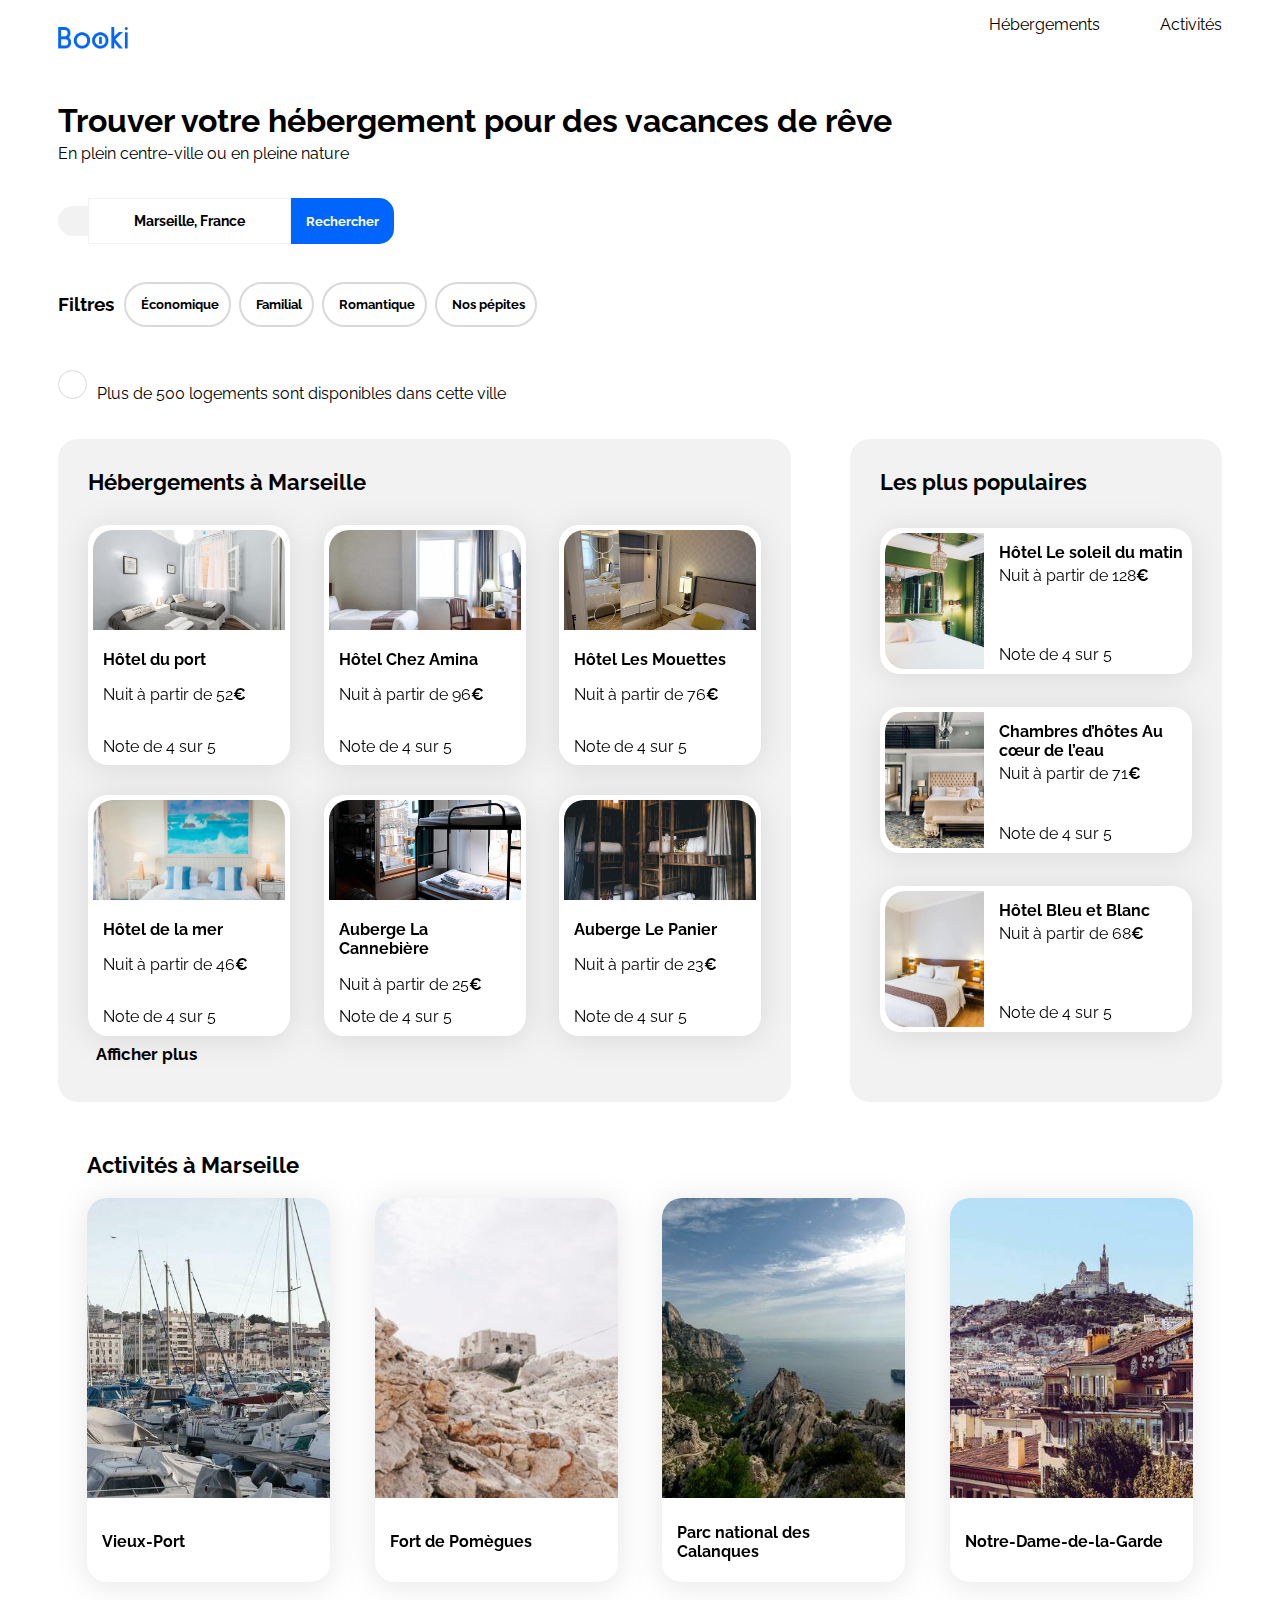
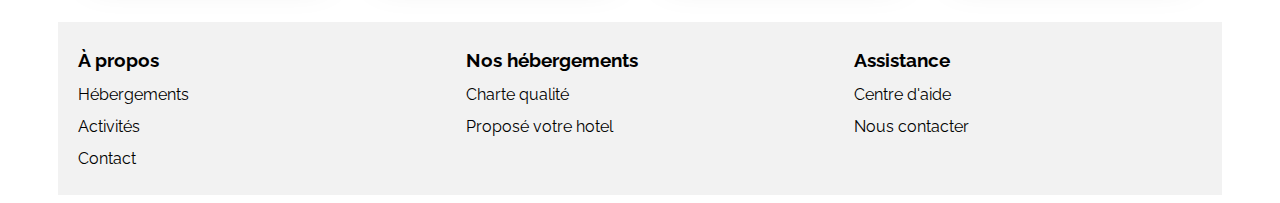
<file: index.html>
<!DOCTYPE html>
<html lang="fr">
  <head>
    <meta charset="UTF-8" />
    <meta name="viewport" content="width=device-width, initial-scale=1.0" />
    <title>Booki</title>
    <link rel="preconnect" href="https://fonts.googleapis.com" />
    <link rel="preconnect" href="https://fonts.gstatic.com" crossorigin />
    <link
      href="https://fonts.googleapis.com/css2?family=Raleway:wght@400;500;700&display=swap"
      rel="stylesheet"
    />
    <link
      rel="stylesheet"
      href="https://cdnjs.cloudflare.com/ajax/libs/font-awesome/6.2.1/css/all.min.css"
      integrity="sha512-MV7K8+y+gLIBoVD59lQIYicR65iaqukzvf/nwasF0nqhPay5w/9lJmVM2hMDcnK1OnMGCdVK+iQrJ7lzPJQd1w=="
      crossorigin="anonymous"
      referrerpolicy="no-referrer"
    />
    <link rel="stylesheet" href="./css/style.css" />
  </head>

  <body>
    <div class="main-container">
      <header>
        <div class="header-container">
          <div class="logo logo-mobile">
            <img src="./images/logo/Booki.png" alt="Logo du site" />
          </div>
          <nav class="nav nav-mobile">
            <div class="nav-container">
              <a href="#hebergements" class="a nav-link">Hébergements</a>
              <div class="nav-bar"></div>
            </div>
            <div class="nav-container">
              <a href="#activites" class="a nav-link">Activités</a>
              <div class="nav-bar"></div>
            </div>
          </nav>
        </div>
        <div class="intro">
          <h1>Trouver votre hébergement pour des vacances de rêve</h1>
          <p>En plein centre-ville ou en pleine nature</p>
        </div>
        <form action="" method="post">
          <div class="search-container">
            <i class="fa-solid fa-location-dot"></i>
            <input
              type="text"
              class="search-input"
              name="research"
              placeholder="Marseille, France"
              aria-label="Rechercher des hébergements"
            />
            <button type="submit" class="search-button" aria-label="Rechercher">
              <span class="button-text">Rechercher</span>
              <i class="fa-solid fa-magnifying-glass"></i>
            </button>
          </div>
        </form>
        <div class="filters">
          <h3>Filtres</h3>
          <div class="button-filters">
            <button><i class="fa-solid fa-money-bill-wave"></i>Économique</button>
            <button><i class="fa-solid fa-person"></i>Familial</button>
            <button><i class="fa-solid fa-heart"></i>Romantique</button>
            <button><i class="fa-solid fa-fire"></i>Nos pépites</button>
          </div>
        </div>
        <div class="info">
          <p>
            <i class="fa-solid fa-info"></i>Plus de 500 logements sont disponibles dans cette ville
          </p>
        </div>
      </header>
      <main>
        <div class="hebergements-and-populaires">
          <section class="hebergements" id="hebergements">
            <div class="hebergements-title">
              <h2 class="section-title">Hébergements à Marseille</h2>
            </div>

            <div class="hebergements-cards">
              <a href="#">
                <article class="card">
                  <img
                    src="./images/hebergements/fred-kleber.jpg"
                    alt="Image de la chambre d'hôtel montrant un lit"
                  />
                  <div class="card-content">
                    <div class="card-txt">
                      <h3 class="card-title">Hôtel du port</h3>
                      <p class="card-subtitle">Nuit à partir de 52<span class="euro">€</span></p>
                    </div>
                    <div class="card-rating">
                      <i class="fa-xs fa-solid fa-star" aria-hidden="true"></i>
                      <i class="fa-xs fa-solid fa-star" aria-hidden="true"></i>
                      <i class="fa-xs fa-solid fa-star" aria-hidden="true"></i>
                      <i class="fa-xs fa-solid fa-star" aria-hidden="true"></i>
                      <i class="fa-xs fa-solid fa-star neutral-star" aria-hidden="true"></i>
                      <span class="sr-only">Note de 4 sur 5</span>
                    </div>
                  </div>
                </article>
              </a>
              <a href="#">
                <article class="card">
                  <img
                    src="./images/hebergements/febrian-zakaria.jpg"
                    alt="Image de la chambre d'hôtel montrant un lit"
                  />
                  <div class="card-content">
                    <div class="card-txt">
                      <h3 class="card-title">Hôtel Chez Amina</h3>
                      <p class="card-subtitle">Nuit à partir de 96<span class="euro">€</span></p>
                    </div>
                    <div class="card-rating">
                      <i class="fa-xs fa-solid fa-star" aria-hidden="true"></i>
                      <i class="fa-xs fa-solid fa-star" aria-hidden="true"></i>
                      <i class="fa-xs fa-solid fa-star" aria-hidden="true"></i>
                      <i class="fa-xs fa-solid fa-star" aria-hidden="true"></i>
                      <i class="fa-xs fa-solid fa-star neutral-star" aria-hidden="true"></i>
                      <span class="sr-only">Note de 4 sur 5</span>
                    </div>
                  </div>
                </article>
              </a>
              <a href="#">
                <article class="card">
                  <img
                    src="./images/hebergements/reisetopia.jpg"
                    alt="Image de la chambre d'hôtel montrant un lit"
                  />
                  <div class="card-content">
                    <div class="card-txt">
                      <h3 class="card-title">Hôtel Les Mouettes</h3>
                      <p class="card-subtitle">Nuit à partir de 76<span class="euro">€</span></p>
                    </div>
                    <div class="card-rating">
                      <i class="fa-xs fa-solid fa-star" aria-hidden="true"></i>
                      <i class="fa-xs fa-solid fa-star" aria-hidden="true"></i>
                      <i class="fa-xs fa-solid fa-star" aria-hidden="true"></i>
                      <i class="fa-xs fa-solid fa-star" aria-hidden="true"></i>
                      <i class="fa-xs fa-solid fa-star neutral-star" aria-hidden="true"></i>
                      <span class="sr-only">Note de 4 sur 5</span>
                    </div>
                  </div>
                </article>
              </a>
              <a href="#">
                <article class="card">
                  <img
                    src="./images/hebergements/annie-spratt.jpg"
                    alt="Image de la chambre d'hôtel montrant un lit"
                  />
                  <div class="card-content">
                    <div class="card-txt">
                      <h3 class="card-title">Hôtel de la mer</h3>
                      <p class="card-subtitle">Nuit à partir de 46<span class="euro">€</span></p>
                    </div>
                    <div class="card-rating">
                      <i class="fa-xs fa-solid fa-star" aria-hidden="true"></i>
                      <i class="fa-xs fa-solid fa-star" aria-hidden="true"></i>
                      <i class="fa-xs fa-solid fa-star" aria-hidden="true"></i>
                      <i class="fa-xs fa-solid fa-star" aria-hidden="true"></i>
                      <i class="fa-xs fa-solid fa-star neutral-star" aria-hidden="true"></i>
                      <span class="sr-only">Note de 4 sur 5</span>
                    </div>
                  </div>
                </article>
              </a>
              <a href="#">
                <article class="card">
                  <img
                    src="./images/hebergements/marcus-loke.jpg"
                    alt="Image de la chambre d'hôtel montrant un lit"
                  />
                  <div class="card-content">
                    <div class="card-txt">
                      <h3 class="card-title">Auberge La Cannebière</h3>
                      <p class="card-subtitle">Nuit à partir de 25<span class="euro">€</span></p>
                    </div>
                    <div class="card-rating">
                      <i class="fa-xs fa-solid fa-star" aria-hidden="true"></i>
                      <i class="fa-xs fa-solid fa-star" aria-hidden="true"></i>
                      <i class="fa-xs fa-solid fa-star" aria-hidden="true"></i>
                      <i class="fa-xs fa-solid fa-star" aria-hidden="true"></i>
                      <i class="fa-xs fa-solid fa-star neutral-star" aria-hidden="true"></i>
                      <span class="sr-only">Note de 4 sur 5</span>
                    </div>
                  </div>
                </article>
              </a>
              <a href="#">
                <article class="card">
                  <img
                    src="./images/hebergements/nicate-lee.jpg"
                    alt="Image de la chambre d'hôtel montrant un lit"
                  />
                  <div class="card-content">
                    <div class="card-txt">
                      <h3 class="card-title">Auberge Le Panier</h3>
                      <p class="card-subtitle">Nuit à partir de 23<span class="euro">€</span></p>
                    </div>
                    <div class="card-rating">
                      <i class="fa-xs fa-solid fa-star" aria-hidden="true"></i>
                      <i class="fa-xs fa-solid fa-star" aria-hidden="true"></i>
                      <i class="fa-xs fa-solid fa-star" aria-hidden="true"></i>
                      <i class="fa-xs fa-solid fa-star" aria-hidden="true"></i>
                      <i class="fa-xs fa-solid fa-star neutral-star" aria-hidden="true"></i>
                      <span class="sr-only">Note de 4 sur 5</span>
                    </div>
                  </div>
                </article>
              </a>
            </div>
            <div class="hebergements-next"><a href="#">Afficher plus</a></div>
          </section>
          <section class="populaires">
            <div class="populaires-title">
              <h2 class="section-title">Les plus populaires</h2>
              <i class="fa-solid fa-chart-line" aria-hidden="true"></i>
            </div>
            <div class="populaires-cards">
              <a href="#">
                <article class="card">
                  <img
                    src="./images/hebergements/emile-guillemot.jpg"
                    alt="Image de la chambre d'hôtel montrant un lit"
                  />
                  <div class="card-content">
                    <div class="card-txt">
                      <h3 class="card-title">Hôtel Le soleil du matin</h3>
                      <p class="card-subtitle">Nuit à partir de 128<span class="euro">€</span></p>
                    </div>
                    <div class="card-rating">
                      <i class="fa-xs fa-solid fa-star" aria-hidden="true"></i>
                      <i class="fa-xs fa-solid fa-star" aria-hidden="true"></i>
                      <i class="fa-xs fa-solid fa-star" aria-hidden="true"></i>
                      <i class="fa-xs fa-solid fa-star" aria-hidden="true"></i>
                      <i class="fa-xs fa-solid fa-star neutral-star" aria-hidden="true"></i>
                      <span class="sr-only">Note de 4 sur 5</span>
                    </div>
                  </div>
                </article>
              </a>
              <a href="#">
                <article class="card">
                  <img
                    src="./images/hebergements/aw-creative.jpg"
                    alt="Image de la chambre d'hôtel montrant un lit"
                  />
                  <div class="card-content">
                    <div class="card-txt">
                      <h3 class="card-title">Chambres d’hôtes Au cœur de l’eau</h3>
                      <p class="card-subtitle">Nuit à partir de 71<span class="euro">€</span></p>
                    </div>
                    <div class="card-rating">
                      <i class="fa-xs fa-solid fa-star" aria-hidden="true"></i>
                      <i class="fa-xs fa-solid fa-star" aria-hidden="true"></i>
                      <i class="fa-xs fa-solid fa-star" aria-hidden="true"></i>
                      <i class="fa-xs fa-solid fa-star" aria-hidden="true"></i>
                      <i class="fa-xs fa-solid fa-star neutral-star" aria-hidden="true"></i>
                      <span class="sr-only">Note de 4 sur 5</span>
                    </div>
                  </div>
                </article>
              </a>
              <a href="#">
                <article class="card">
                  <img
                    src="./images/hebergements/febrian-zakaria2.jpg"
                    alt="Image de la chambre d'hôtel montrant un lit"
                  />
                  <div class="card-content">
                    <div class="card-txt">
                      <h3 class="card-title">Hôtel Bleu et Blanc</h3>
                      <p class="card-subtitle">Nuit à partir de 68<span class="euro">€</span></p>
                    </div>
                    <div class="card-rating">
                      <i class="fa-xs fa-solid fa-star" aria-hidden="true"></i>
                      <i class="fa-xs fa-solid fa-star" aria-hidden="true"></i>
                      <i class="fa-xs fa-solid fa-star" aria-hidden="true"></i>
                      <i class="fa-xs fa-solid fa-star" aria-hidden="true"></i>
                      <i class="fa-xs fa-solid fa-star neutral-star" aria-hidden="true"></i>
                      <span class="sr-only">Note de 4 sur 5</span>
                    </div>
                  </div>
                </article>
              </a>
            </div>
          </section>
        </div>
        <section class="activities" id="activites">
          <div class="activities-title">
            <h2 class="section-title">Activités à Marseille</h2>
          </div>
          <div class="activities-cards">
            <a href="#">
              <article class="card">
                <img
                  src="./images/activites/reno-laithienne.jpg"
                  alt="Image du vieux port montrant des bateaux et le quai"
                />
                <div class="card-content">
                  <div class="card-txt">
                    <h3 class="card-title">Vieux-Port</h3>
                  </div>
                </div>
              </article>
            </a>
            <a href="#">
              <article class="card">
                <img src="./images/activites/paul-hermann.jpg" alt="Image montrant un chateau" />
                <div class="card-content">
                  <div class="card-txt">
                    <h3 class="card-title">Fort de Pomègues</h3>
                  </div>
                </div>
              </article>
            </a>
            <a href="#">
              <article class="card">
                <img
                  src="./images/activites/kilyan-sockalingum.jpg"
                  alt="Image montrant une vue de la mer depuis la montagne"
                />
                <div class="card-content">
                  <div class="card-txt">
                    <h3 class="card-title">Parc national des Calanques</h3>
                  </div>
                </div>
              </article>
            </a>
            <a href="#">
              <article class="card">
                <img
                  src="./images/activites/florian-wehde.jpg"
                  alt="Image montrant les infrastuctures"
                />

                <div class="card-content">
                  <div class="card-txt">
                    <h3 class="card-title">Notre-Dame-de-la-Garde</h3>
                  </div>
                </div>
              </article>
            </a>
          </div>
        </section>
      </main>
      <footer>
        <div class="footer-content">
          <div class="footer-nav">
            <h3>À propos</h3>
            <a href="#">Hébergements</a>
            <a href="#">Activités</a>
            <a href="#">Contact</a>
          </div>

          <div class="footer-nav">
            <h3>Nos hébergements</h3>
            <a href="#">Charte qualité</a>
            <a href="#">Proposé votre hotel</a>
          </div>
          <div class="footer-nav">
            <h3>Assistance</h3>
            <a href="#">Centre d'aide</a>
            <a href="#">Nous contacter</a>
          </div>
        </div>
      </footer>
    </div>
  </body>
</html>
</file>
<file: css/style.css>
/****** General ***********/
* {
  font-family: "Raleway", sans-serif;
}

:root {
  --main-color: #0065fc;
  --main-bg-color: #f2f2f2;
  --filter-bg-color: #deebff;
}

.fa-solid {
  color: var(--main-color);
}

body {
  display: flex;
  justify-content: center;
}

.main-container {
  width: 100%;
  max-width: 1440px;
  padding: 0 50px;
  box-sizing: border-box;
}

a {
  color: inherit;
  text-decoration: none;
}

.section-title {
  margin: 0;
  font-size: 22px;
}

.card {
  background-color: white;
  border-radius: 20px;
  padding: 5px;
  filter: drop-shadow(0px 3px 15px rgba(0, 0, 0, 0.1));
}

.card img {
  object-fit: cover;
}

.card-title {
  font-size: 16px;
}

.euro {
  font-weight: 700;
}

.neutral-star {
  color: var(--main-bg-color);
}

/***********************************************Header******************************************/

/* Header Liens Nav*/
.nav-mobile {
  display: none; /* Cache les liens pour les mobiles */
}
.nav {
  display: flex;
  justify-content: flex-end; /* Pour positionner les liens tout à droite */
}

.nav .a {
  text-decoration: none;
  margin-left: 60px; /* Espacement entre les liens */
  position: relative;
  top: 7px;
}

.nav a:hover {
  color: var(--main-color); /* Couleur du texte au survol */
}

.nav a::before {
  content: ""; /* Création d'un pseudo-élément vide avant le lien */
  position: absolute;
  top: -15px;
  left: 0;
  width: 100%;
  height: 2px; /* Epaisseur de la barre bleue */
  background-color: var(--main-color);
  transform: scaleX(0); /* Largeur de la barre à 0 */
}

.nav a:hover::before {
  transform: scaleX(1); /* Barre bleue au survol */
}

/* Header LOGO*/

.header-container {
  display: flex;
  flex-direction: column;
}

.logo {
  order: 2;
}

.nav {
  order: 1;
}

.logo img {
  width: 6%; /* Largeur du logo */
}

/* Header Intro */

.intro {
  line-height: 0.5;
  margin-top: 60px;
}

/* Header Research */

.search-container {
  display: flex; /* Initialisation du conteneur Flexbox */
  align-items: center;
  margin-top: 40px;
}

.fa-location-dot {
  font-size: 16px;
  padding: 15px 15px;
  border: none;
  border-radius: 15px 0 0 15px;
  background-color: var(--main-bg-color);
  color: #000000; /* Couleur de l'icône position*/
}

.search-input {
  border: 1px solid var(--main-bg-color);
  padding: 14px;
  font-size: 14px;
  font-weight: bold;
  text-align: center;
}

.search-input::placeholder {
  color: black;
}

.search-button {
  background-color: var(--main-color);
  color: white;
  font-weight: bold;
  border: none;
  border-radius: 0 15px 15px 0;
  padding: 15px 15px;
  cursor: pointer;
}

.search-button .fa-magnifying-glass {
  display: none; /* Cache l'icône de loupe sur desktop et tablette */
}

/* Header Filter */

.filters {
  display: flex;
  align-items: center; /* Aligne les éléments verticalement au centre */
  width: 62%;
  margin-top: 30px;
}

.button-filters {
  display: flex;
  font-size: 13px;
  height: 45px;
  gap: 8px;
  margin-left: 10px;
}

.filters button {
  border: 2px solid #d9d9d9;
  border-radius: 30px;
  background: none;
  font-weight: bold;
  cursor: pointer;
  padding: 10px;
}

.filters button:hover {
  background-color: var(--filter-bg-color);
}

.filters button i {
  color: var(--main-color);
}

.filters .fa-solid {
  margin-right: 5px;
}

/*Header info*/

.info {
  display: flex;
  align-items: center;
  justify-content: space-between;
  margin: 20px 0;
}

.info .fa-solid {
  margin-right: 10px;
}

.fa-solid.fa-info {
  border: 1px solid #d9d9d9; /* Définit la bordure */
  border-radius: 50%; /* Rend la bordure circulaire */
  padding: 1px; /* Espace autour de l'icône */
  display: inline-flex; /* Nécessaire pour que padding et border-radius fonctionnent */
  justify-content: center;
  align-items: center;
  width: 25px;
  height: 25px;
}

/****** Hebergements And Populaires ***********/
.hebergements-and-populaires {
  display: flex;
  justify-content: space-between;
}

.hebergements-and-populaires section {
  background-color: var(--main-bg-color);
  border-radius: 20px;
  padding: 30px;
  box-sizing: border-box;
}

/************ Hebergements ***********/
.hebergements {
  display: flex;
  flex-direction: column;
  width: 63%;
}

.hebergements-cards {
  display: flex;
  justify-content: space-between;
  flex-wrap: wrap;
  margin: 0;
  padding: 0;
}

.hebergements-cards a {
  width: 30%;
  margin-top: 30px;
}

.hebergements-cards img {
  width: 100%;
  height: 100px;
  border-top-left-radius: 20px;
  border-top-right-radius: 20px;
}

.hebergements-cards .card-content {
  padding: 0 10px; /* 0 en haut/bas et 10px droite/gauche */
  display: flex;
  flex-direction: column;
  box-sizing: border-box;
  line-height: 0.4;
  margin-bottom: 10px;
}

.hebergements-cards .card-txt {
  min-height: 110px; /*Empêche la variation de hauteur des cards*/ 
}

.hebergements-next {
  font-weight: bold;
  font-size: 17px;
  padding: 8px;
}

.hebergements h3 {
  line-height: 1.2;
}

.hebergements .card-subtitle {
  line-height: 1.2;
}

/****** Populaires ***********/
.populaires {
  width: 32%;
}

.populaires-title {
  display: flex;
  justify-content: space-between;
  align-items: center;
}

.populaires-cards .card {
  display: flex;
  margin-top: 33px;
}

.populaires-cards img {
  width: 33%;
  height: 136px;
  border-top-left-radius: 20px;
  border-bottom-left-radius: 20px;
}

.populaires-cards .card-content {
  width: 67%;
  padding-left: 15px;
  display: flex;
  flex-direction: column;
  justify-content: space-between;
  box-sizing: border-box;
}

.populaires-cards .card-title {
  margin-top: 10px;
  margin-bottom: 4px;
}

.populaires-cards .card-subtitle {
  margin: 0;
}

.populaires-cards .card-rating {
  margin-bottom: 5px;
}

/***************************Activités à Marseille****************************/

/*Activités à Marseille*/

.activities {
  display: flex;
  flex-direction: column;
  width: 95%;
  margin-top: 50px;
  margin-left: auto;
  margin-right: auto;
}

.activities-title .section-title {
  margin-bottom: 20px;
}

.activities-cards {
  display: flex;
  justify-content: space-between;
}

.activities-cards .card {
  padding: 0;
}

.activities-cards a {
  width: 22%;
  border-radius: 20px;
}

.activities-cards .card img {
  width: 100%;
  height: 300px;
  border-top-left-radius: 20px;
  border-top-right-radius: 20px;
}

.activities-cards .card-title {
  display: flex;
  align-items: center;
  font-size: 16px;
  font-weight: bold;
  margin: 0;
  padding: 15px;
  min-height: 50px;
}

/*******************************************Footer*****************************************/

footer {
  background-color: var(--main-bg-color);
  margin-top: 40px;
  height: auto;
}

.footer-content {
  display: flex;
}

.footer-nav {
  flex: 1;
  display: flex;
  flex-direction: column;
  line-height: 2;
  padding: 20px;
}

footer h3 {
  margin: 0;
}

/* Le code ci-dessous correspond à la version responsive uniquement */

/****** Media queries ***********/

/* Medium devices (tablets, less/equal than 1024px) */
@media (max-width: 1024px) {
  .hebergements-and-populaires {
    flex-direction: column;
  }

  /*************************************Header*************************************/

  /*Header Intro*/

  .intro {
    line-height: 1;
  }

  /*Header Filters*/
  .filters {
    display: flex;
    flex-wrap: wrap;
    width: 80%;
  }
  .filters h3 {
    width: 100%;
  }
  .filters button {
    width: auto;
  }
  .button-filters {
    margin-left: 0;
  }

  /*************************************Hébergements*************************************/
  .hebergements {
    width: 100%;
  }

  .hebergements h1 {
    font-size: 20px;
  }

  /*************************************Populaires*************************************/
  .populaires {
    width: 100%;
    margin-top: 50px;
  }

  .populaires-title .section-title {
    font-size: 20px;
  }

  .populaires-cards {
    display: flex;
    flex-direction: row;
    justify-content: space-between;
  }

  .populaires-cards a {
    width: 32%;
  }

  .populaires-cards img {
    height: 130px;
  }

  .populaires-cards .card-title {
    font-size: 14px;
  }

  .populaires-cards .card-subtitle {
    font-size: 12px;
  }

  /*************************************Activités*************************************/

  .activities .section-title {
    font-size: 20px;
  }
  .activities-cards .card img {
    height: 200px;
  }
  .activities-cards .card-title {
    font-size: 14px;
  }
}

/* Small devices (phones, less than 768px) */
@media (max-width: 767.98px) {
  /*************************************Header*************************************/
  *,
  *::before,
  *::after {
    box-sizing: border-box;
  }

  body {
    margin: 0;
  }

  .main-container {
    padding: 0;
  }

  /* Header LOGO*/
  .logo {
    display: none;
  }

  .logo-mobile {
    display: flex;
    justify-content: center;
    margin: 50px 0;
  }

  .logo-mobile img {
    width: 22%;
  }

  /* Header Liens Nav*/

  .nav,
  .nav .a:hover::before {
    display: none; /* Cache les liens pour les mobiles */
  }

  .nav .a {
    margin-left: 0;
    font-size: 20px;
  }

  .logo-mobile {
    order: 1; /* Le logo vient après la navigation par défaut */
  }

  .nav {
    order: 2;
  }

  .nav-mobile {
    display: flex;
    position: relative;
  }

  .nav-container {
    flex: 1;
    position: relative; /* Pour positionner la barre bleue */
  }

  .nav-link {
    position: relative;
    font-size: 26px;
    color: black;
    text-decoration: none;
    display: block; /* Rend le lien en block pour permettre le centrage de texte */
    text-align: center; /* Centre le texte dans le bloc */
  }

  .nav-link:hover {
    color: var(--main-color); /* Couleur du texte au survol */
  }

  .nav-bar {
    position: absolute;
    bottom: -30px;
    left: 0;
    width: 100%; /* La moitié de la largeur du conteneur */
    height: 4px;
    background-color: var(--main-bg-color); /* Couleur initiale de la barre */
    z-index: 1;
  }

  .nav-container:hover .nav-bar {
    width: 100%; /* Barre s'étend sur la largeur totale au survol */
    background-color: var(--main-color); /* Couleur de la barre au survol */
  }

  /* Header Intro */

  .intro {
    line-height: 1;
    margin: 80px 0;
    font-size: 16px;
    padding: 0 25px;
  }

  /* Header Research */
  .search-container {
    display: flex;
    justify-content: space-between;
    border: 2px solid var(--main-bg-color);
    border-radius: 32px;
    width: auto;
    margin: 0 25px;
  }

  .fa-location-dot {
    display: flex;
    justify-content: center;
    align-items: center;
    height: 70px;
    width: 15%;
    font-size: 30px;
    color: #000000;
    background-color: var(--main-bg-color);
    border-radius: 30px 0 0 30px;
  }

  .search-input {
    border: none;
    outline: none;
    border-radius: 20px 0 0 20px;
    width: 100%;
  }

  .search-button {
    display: flex;
    justify-content: center;
    align-items: center;
    border: none;
    background-color: var(--main-color);
    font-size: 30px;
    cursor: pointer;
    padding: 20px;
    width: 13%;
    border-radius: 30px;
    color: white;
    box-shadow: 0 4px 4px rgba(0, 0, 0, 0.4); /* ombre sous le bouton */
  }

  .search-button .button-text {
    display: none; /* cache le texte "Recherche" sur les petits écrans */
  }

  .search-button .fa-magnifying-glass {
    display: inline-block; /* affiche l'icône de loupe sur les mobiles */
    color: white;
  }

  .search-container .search-input {
    font-size: 22px;
    font-weight: bold;
    padding: 0;
  }

  /* Header Filter */

  .filters {
    width: auto;
    padding: 0 25px;
  }

  .filters h3 {
    width: 100%;
    font-size: 24px;
  }

  .filters button {
    display: flex;
    justify-content: center;
    align-items: center;
    width: 48%;
    margin: 10px 0;
    font-size: 14px;
    padding: 8px 10px;
    font-weight: bold;
    height: 60px;
    border-radius: 50px;
    border: 2px solid #d9d9d9;
  }

  .filters .fa-solid {
    font-size: 24px;
    margin-right: 10px;
  }

  .button-filters {
    display: flex;
    justify-content: space-between;
    flex-wrap: wrap;
    width: 100%;
  }

  /*Header Info*/
  .info {
    padding: 0 25px;
  }

  .info p {
    display: flex;
    align-items: center;
    font-size: 20px;
    margin-top: 180px;
  }

  .fa-solid.fa-info {
    font-size: 18px;
    flex-shrink: 0;
  }

  /*****************************Hebergements And Populaires*******************************/

  .hebergements-and-populaires {
    display: flex;
    flex-direction: column;
  }

  /***********************Hébergements************************/
  .hebergements {
    order: 2; /* S'affichera en second */
    background-color: white !important;
  }

  .hebergements h1 {
    font-size: 26px;
  }

  .hebergements-cards a {
    display: flex;
    flex-direction: column;
    width: 100%;
  }

  .hebergements-cards .card {
    border-radius: 30px;
  }

  .hebergements-cards img {
    height: 200px;
    border-top-left-radius: 30px;
    border-top-right-radius: 30px;
  }

  .hebergements-cards .card-title {
    font-size: 22px;
  }
  .hebergements-cards .card-subtitle {
    font-size: 22px;
  }

  .hebergements-cards .card-rating {
    font-size: 26px;
  }

  .hebergements-next {
    padding: 5px;
    font-weight: bold;
    font-size: 22px;
  }

  /**************** Populaires ***************/

  .hebergements-and-populaires section {
    border-radius: 0;
  }

  .populaires {
    order: 1; /* S'affichera en premier */
    width: auto;
  }

  .populaires-cards {
    display: flex;
    flex-direction: column;
  }

  .populaires-cards a {
    width: 100%;
    margin-left: auto;
    margin-right: auto;
  }

  .populaires .section-title {
    font-size: 26px;
  }

  .populaires-cards .card {
    display: flex;
    margin-top: 33px;
    border-radius: 30px;
  }

  .populaires-cards img {
    width: 25%;

    height: 220px;
    min-height: 260px;
    border-top-left-radius: 30px;
    border-bottom-left-radius: 30px;
    object-fit: cover;
  }

  .populaires-cards .card-content {
    width: 100%;
    padding-left: 15px;
    display: flex;
    flex-direction: column;
    justify-content: space-between;
    box-sizing: border-box;
    font-size: 26px;
  }

  .populaires-cards .card-title {
    margin-top: 10px;
    margin-bottom: 4px;
    padding: 10px;
    font-size: 22px;
  }

  .populaires-cards .card-subtitle {
    margin: 0;
    font-size: 22px;
    padding: 10px;
  }

  .populaires-cards .card-rating {
    margin-bottom: 5px;
  }

  /***********************Activités à Marseille************************/
  .activities {
    width: 85%;
    margin-left: auto;
    margin-right: auto;
  }

  .activities .card {
    border-radius: 30px;
  }

  .activities-cards {
    display: flex;
    justify-content: space-between;
    flex-wrap: wrap;
  }

  .activities .section-title {
    font-size: 26px;
  }

  .activities-cards a {
    width: 100%;
    margin-bottom: 20px;
  }
  .activities-cards .card img {
    width: 100%;
    height: 250px;
    border-top-left-radius: 30px;
    border-top-right-radius: 30px;
  }

  .activities-cards .card-title {
    display: flex;
    align-items: center;
    font-size: 22px;
    margin: 0;
    padding-left: 30px;
  }

  /**********Footer***********/
  .footer-content {
    display: flex;
    flex-direction: column;
    width: 85%;
    margin-right: auto;
    margin-left: auto;
  }

  .footer-nav {
    font-size: 26px;
    margin: 0;
    padding: 0;
  }
}
</file>
